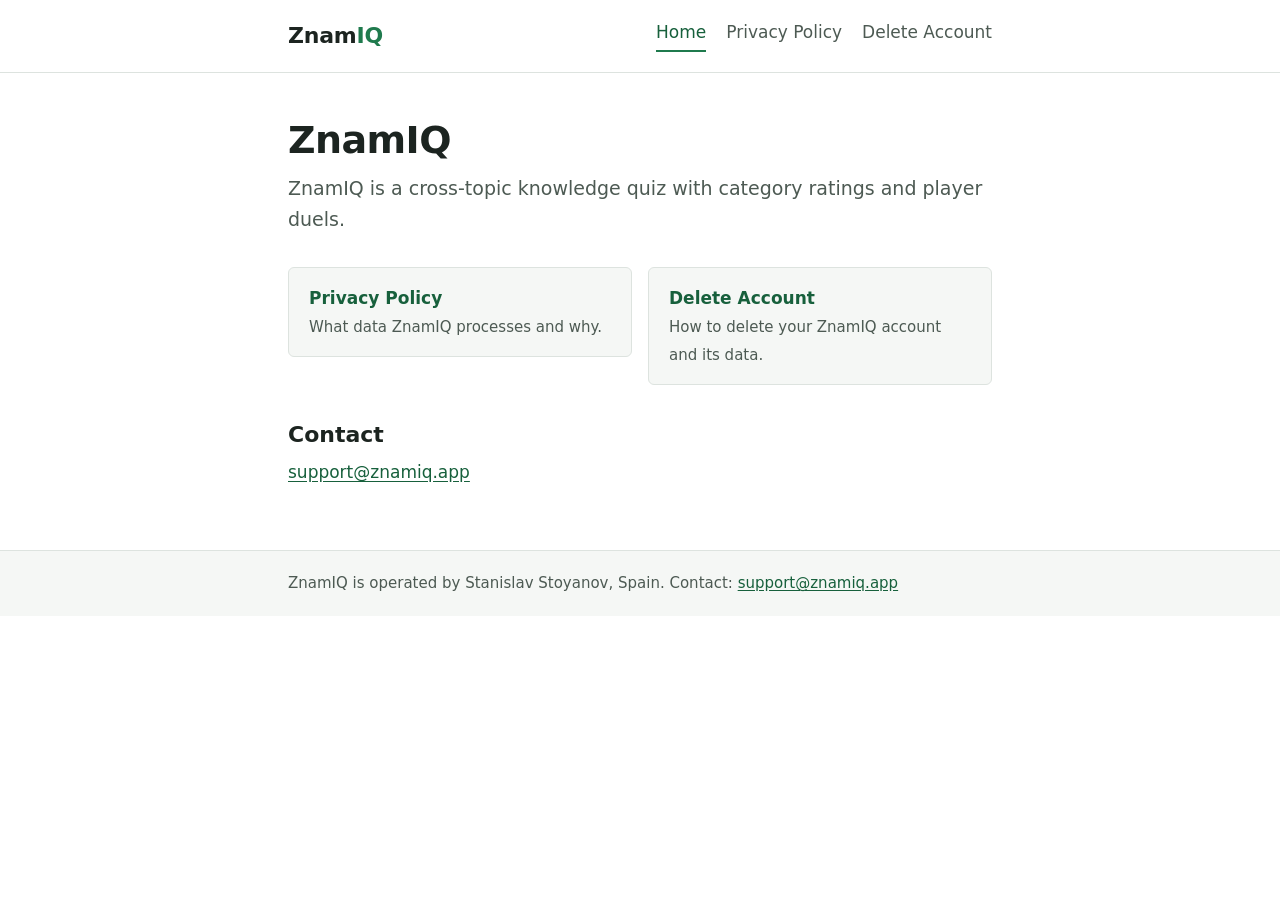
<file: index.html>
<!doctype html>
<html lang="en">
<head>
  <meta charset="utf-8">
  <meta name="viewport" content="width=device-width, initial-scale=1">
  <title>ZnamIQ</title>
  <meta name="description" content="ZnamIQ is a cross-topic knowledge quiz with category ratings and player duels.">
  <link rel="stylesheet" href="/assets/styles.css">
</head>
<body>
  <a class="skip-link" href="#main">Skip to content</a>
  <header class="site-header">
    <div class="wrap">
      <a class="brand" href="/">Znam<span>IQ</span></a>
      <nav class="site-nav" aria-label="Main">
        <ul>
          <li><a href="/" aria-current="page">Home</a></li>
          <li><a href="/privacy/">Privacy Policy</a></li>
          <li><a href="/delete-account/">Delete Account</a></li>
        </ul>
      </nav>
    </div>
  </header>

  <main id="main">
    <div class="wrap">
      <h1>ZnamIQ</h1>
      <p class="lead">ZnamIQ is a cross-topic knowledge quiz with category ratings and player duels.</p>

      <ul class="links">
        <li>
          <a href="/privacy/">
            <strong>Privacy Policy</strong>
            <span>What data ZnamIQ processes and why.</span>
          </a>
        </li>
        <li>
          <a href="/delete-account/">
            <strong>Delete Account</strong>
            <span>How to delete your ZnamIQ account and its data.</span>
          </a>
        </li>
      </ul>

      <h2>Contact</h2>
      <p><a href="mailto:support@znamiq.app">support@znamiq.app</a></p>
    </div>
  </main>

  <footer class="site-footer">
    <div class="wrap">
      <p>ZnamIQ is operated by Stanislav Stoyanov, Spain. Contact: <a href="mailto:support@znamiq.app">support@znamiq.app</a></p>
    </div>
  </footer>
</body>
</html>
</file>
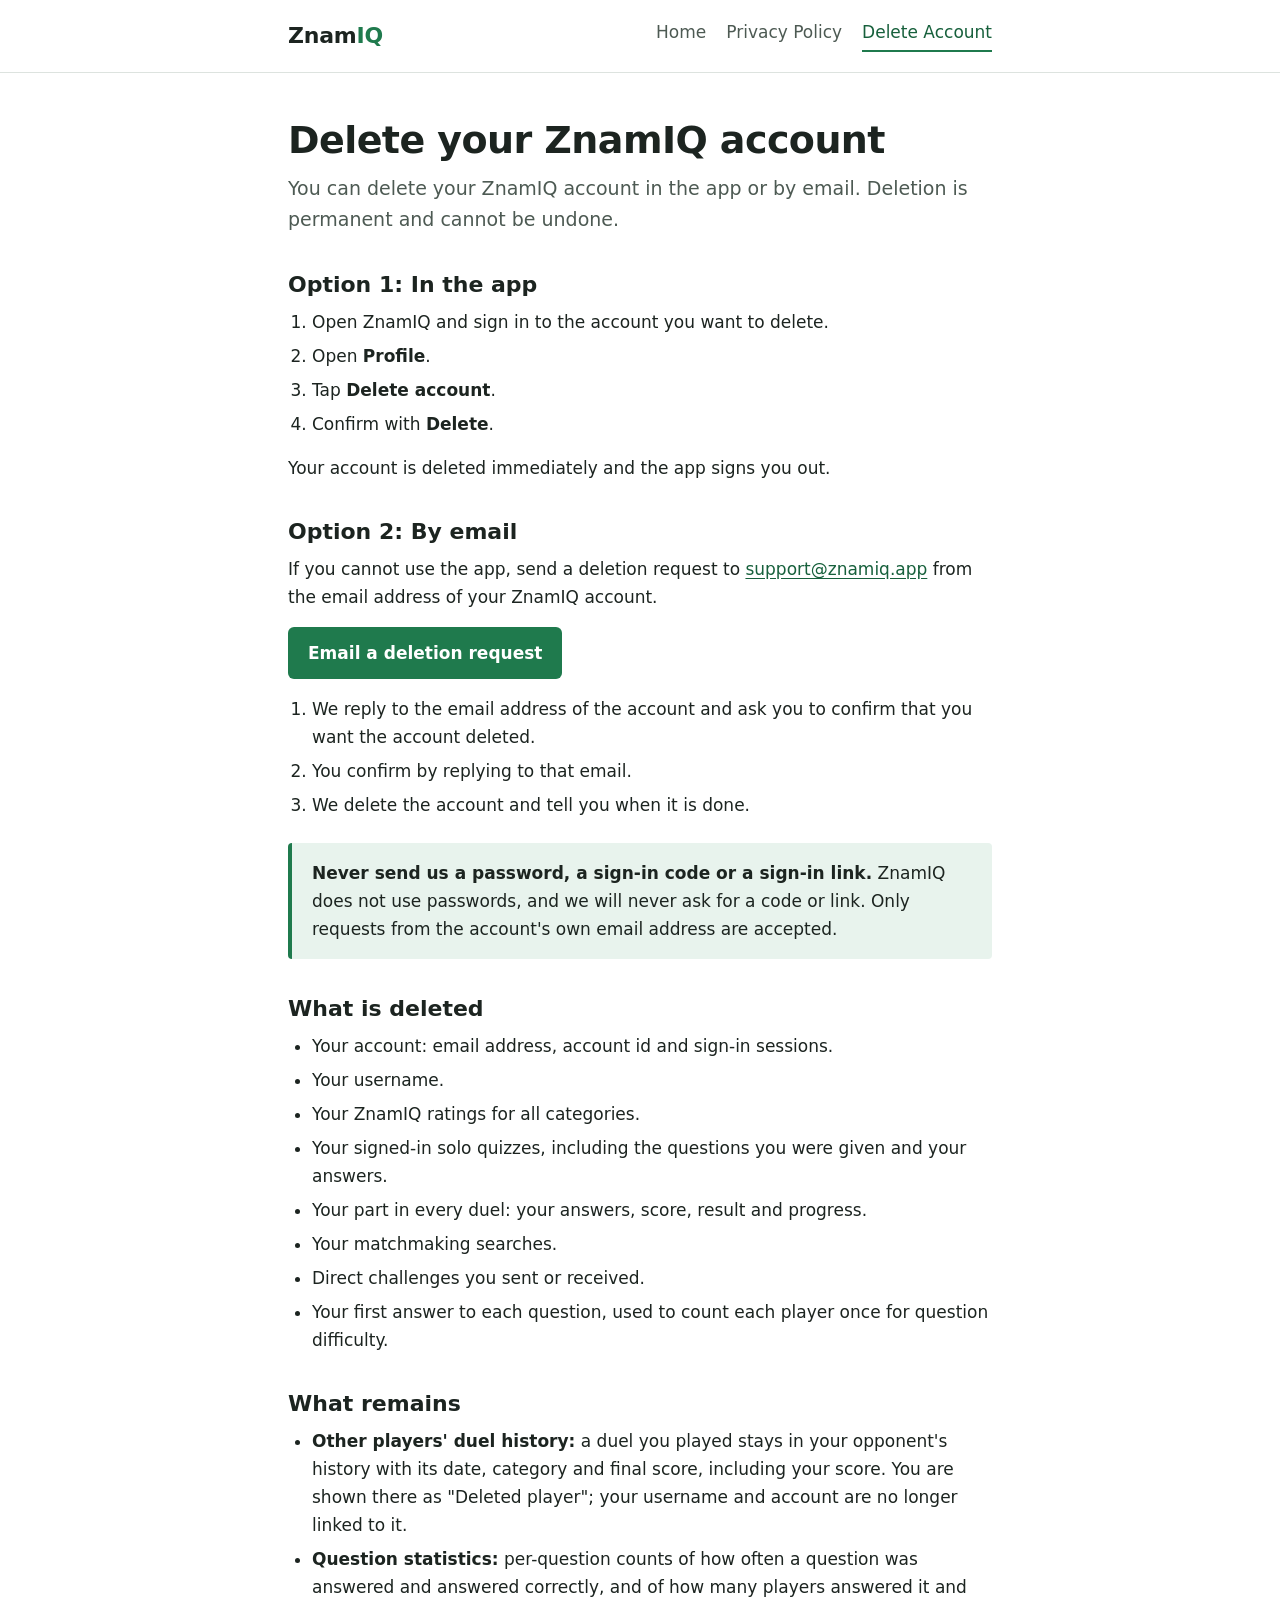
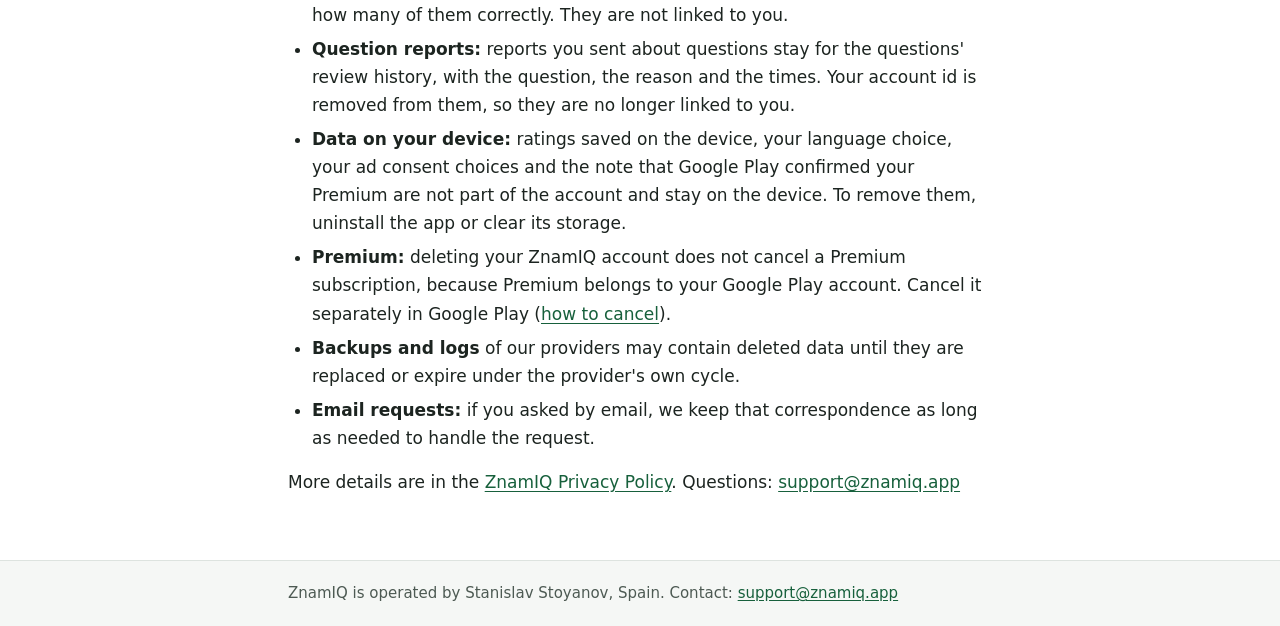
<file: delete-account/index.html>
<!doctype html>
<html lang="en">
<head>
  <meta charset="utf-8">
  <meta name="viewport" content="width=device-width, initial-scale=1">
  <title>Delete your ZnamIQ account</title>
  <meta name="description" content="How to delete your ZnamIQ account and the data that is deleted.">
  <link rel="stylesheet" href="/assets/styles.css">
</head>
<body>
  <a class="skip-link" href="#main">Skip to content</a>
  <header class="site-header">
    <div class="wrap">
      <a class="brand" href="/">Znam<span>IQ</span></a>
      <nav class="site-nav" aria-label="Main">
        <ul>
          <li><a href="/">Home</a></li>
          <li><a href="/privacy/">Privacy Policy</a></li>
          <li><a href="/delete-account/" aria-current="page">Delete Account</a></li>
        </ul>
      </nav>
    </div>
  </header>

  <main id="main">
    <div class="wrap">
      <article>
        <h1>Delete your ZnamIQ account</h1>
        <p class="lead">You can delete your ZnamIQ account in the app or by email. Deletion is permanent and cannot be undone.</p>

        <h2 id="in-app">Option 1: In the app</h2>
        <ol>
          <li>Open ZnamIQ and sign in to the account you want to delete.</li>
          <li>Open <strong>Profile</strong>.</li>
          <li>Tap <strong>Delete account</strong>.</li>
          <li>Confirm with <strong>Delete</strong>.</li>
        </ol>
        <p>Your account is deleted immediately and the app signs you out.</p>

        <h2 id="by-email">Option 2: By email</h2>
        <p>If you cannot use the app, send a deletion request to <a href="mailto:support@znamiq.app">support@znamiq.app</a> from the email address of your ZnamIQ account.</p>
        <p><a class="button" href="mailto:support@znamiq.app?subject=Delete%20my%20ZnamIQ%20account&amp;body=Please%20delete%20the%20ZnamIQ%20account%20for%20this%20email%20address.">Email a deletion request</a></p>
        <ol>
          <li>We reply to the email address of the account and ask you to confirm that you want the account deleted.</li>
          <li>You confirm by replying to that email.</li>
          <li>We delete the account and tell you when it is done.</li>
        </ol>
        <div class="note">
          <p><strong>Never send us a password, a sign-in code or a sign-in link.</strong> ZnamIQ does not use passwords, and we will never ask for a code or link. Only requests from the account's own email address are accepted.</p>
        </div>

        <h2 id="deleted">What is deleted</h2>
        <ul>
          <li>Your account: email address, account id and sign-in sessions.</li>
          <li>Your username.</li>
          <li>Your ZnamIQ ratings for all categories.</li>
          <li>Your signed-in solo quizzes, including the questions you were given and your answers.</li>
          <li>Your part in every duel: your answers, score, result and progress.</li>
          <li>Your matchmaking searches.</li>
          <li>Direct challenges you sent or received.</li>
          <li>Your first answer to each question, used to count each player once for question difficulty.</li>
        </ul>

        <h2 id="kept">What remains</h2>
        <ul>
          <li><strong>Other players' duel history:</strong> a duel you played stays in your opponent's history with its date, category and final score, including your score. You are shown there as "Deleted player"; your username and account are no longer linked to it.</li>
          <li><strong>Question statistics:</strong> per-question counts of how often a question was answered and answered correctly, and of how many players answered it and how many of them correctly. They are not linked to you.</li>
          <li><strong>Question reports:</strong> reports you sent about questions stay for the questions' review history, with the question, the reason and the times. Your account id is removed from them, so they are no longer linked to you.</li>
          <li><strong>Data on your device:</strong> ratings saved on the device, your language choice, your ad consent choices and the note that Google Play confirmed your Premium are not part of the account and stay on the device. To remove them, uninstall the app or clear its storage.</li>
          <li><strong>Premium:</strong> deleting your ZnamIQ account does not cancel a Premium subscription, because Premium belongs to your Google Play account. Cancel it separately in Google Play (<a href="https://support.google.com/googleplay/answer/7018481">how to cancel</a>).</li>
          <li><strong>Backups and logs</strong> of our providers may contain deleted data until they are replaced or expire under the provider's own cycle.</li>
          <li><strong>Email requests:</strong> if you asked by email, we keep that correspondence as long as needed to handle the request.</li>
        </ul>

        <p>More details are in the <a href="/privacy/">ZnamIQ Privacy Policy</a>. Questions: <a href="mailto:support@znamiq.app">support@znamiq.app</a></p>
      </article>
    </div>
  </main>

  <footer class="site-footer">
    <div class="wrap">
      <p>ZnamIQ is operated by Stanislav Stoyanov, Spain. Contact: <a href="mailto:support@znamiq.app">support@znamiq.app</a></p>
    </div>
  </footer>
</body>
</html>
</file>
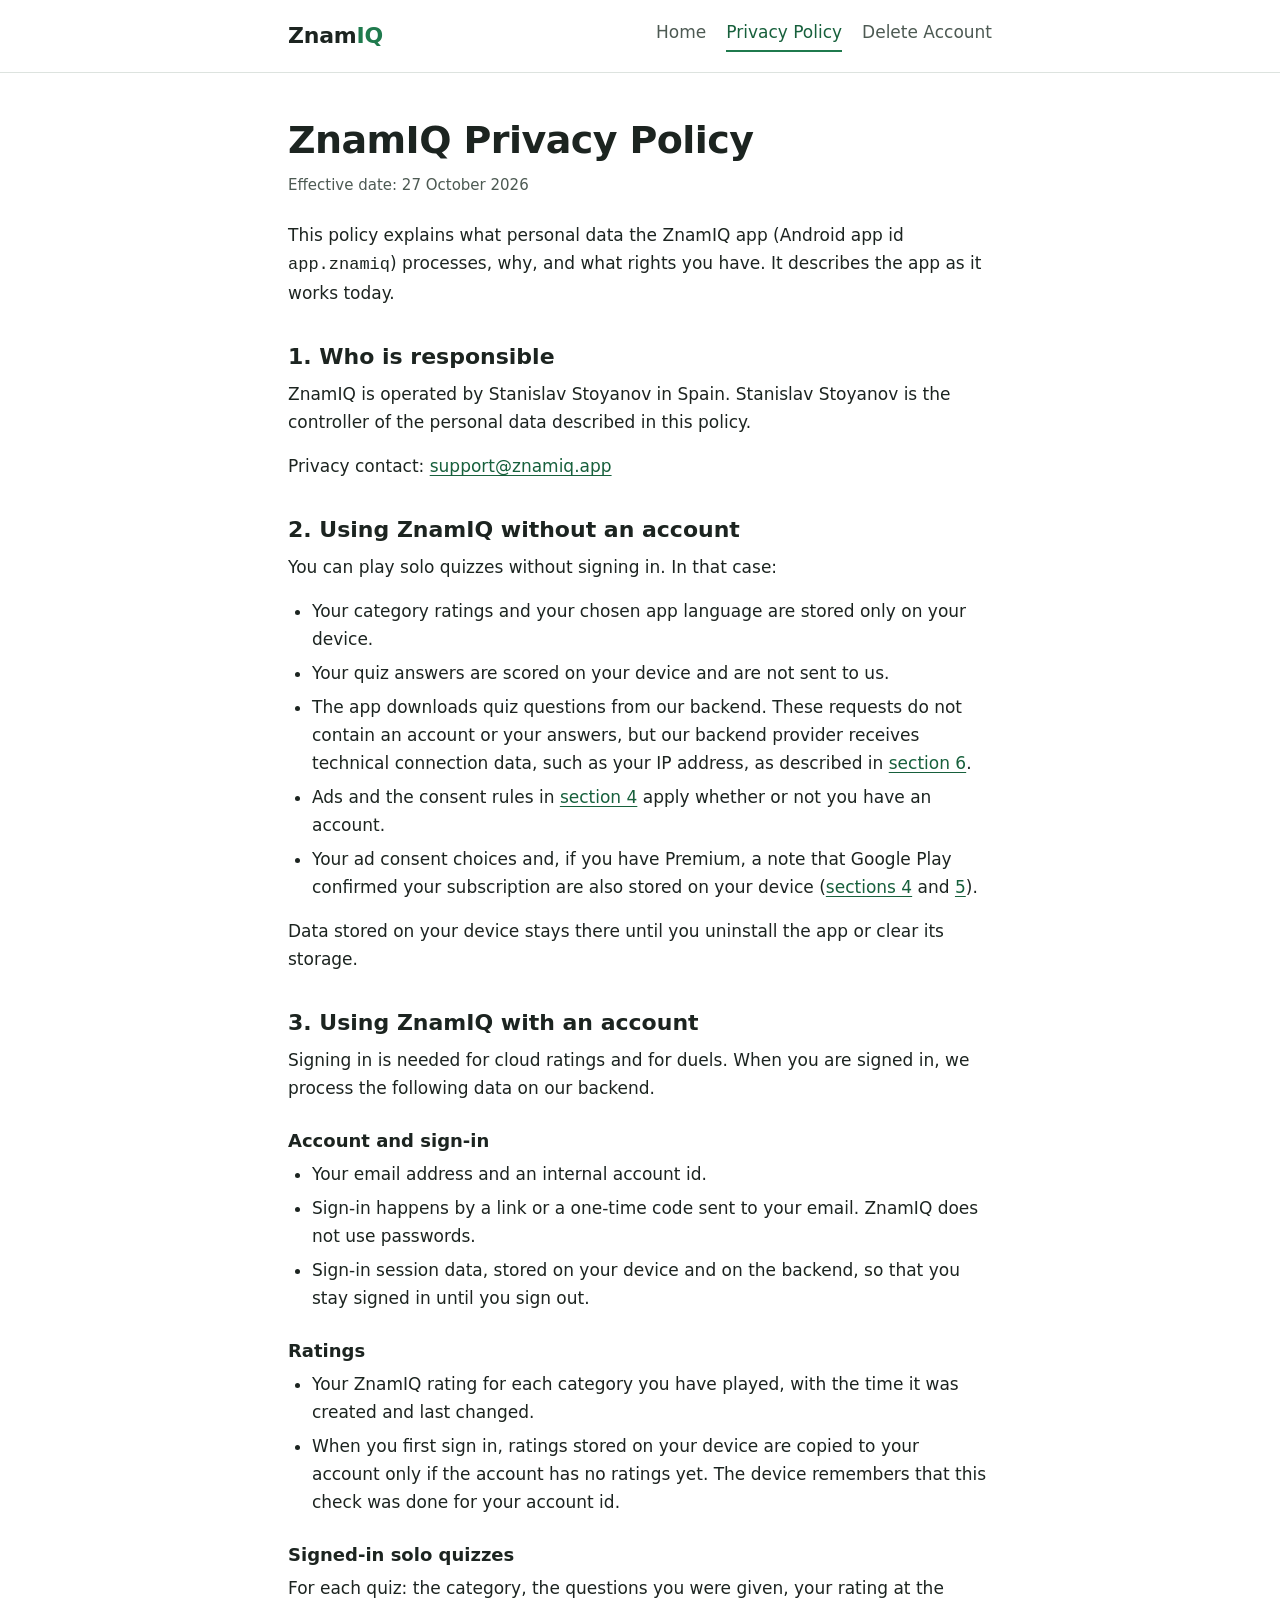
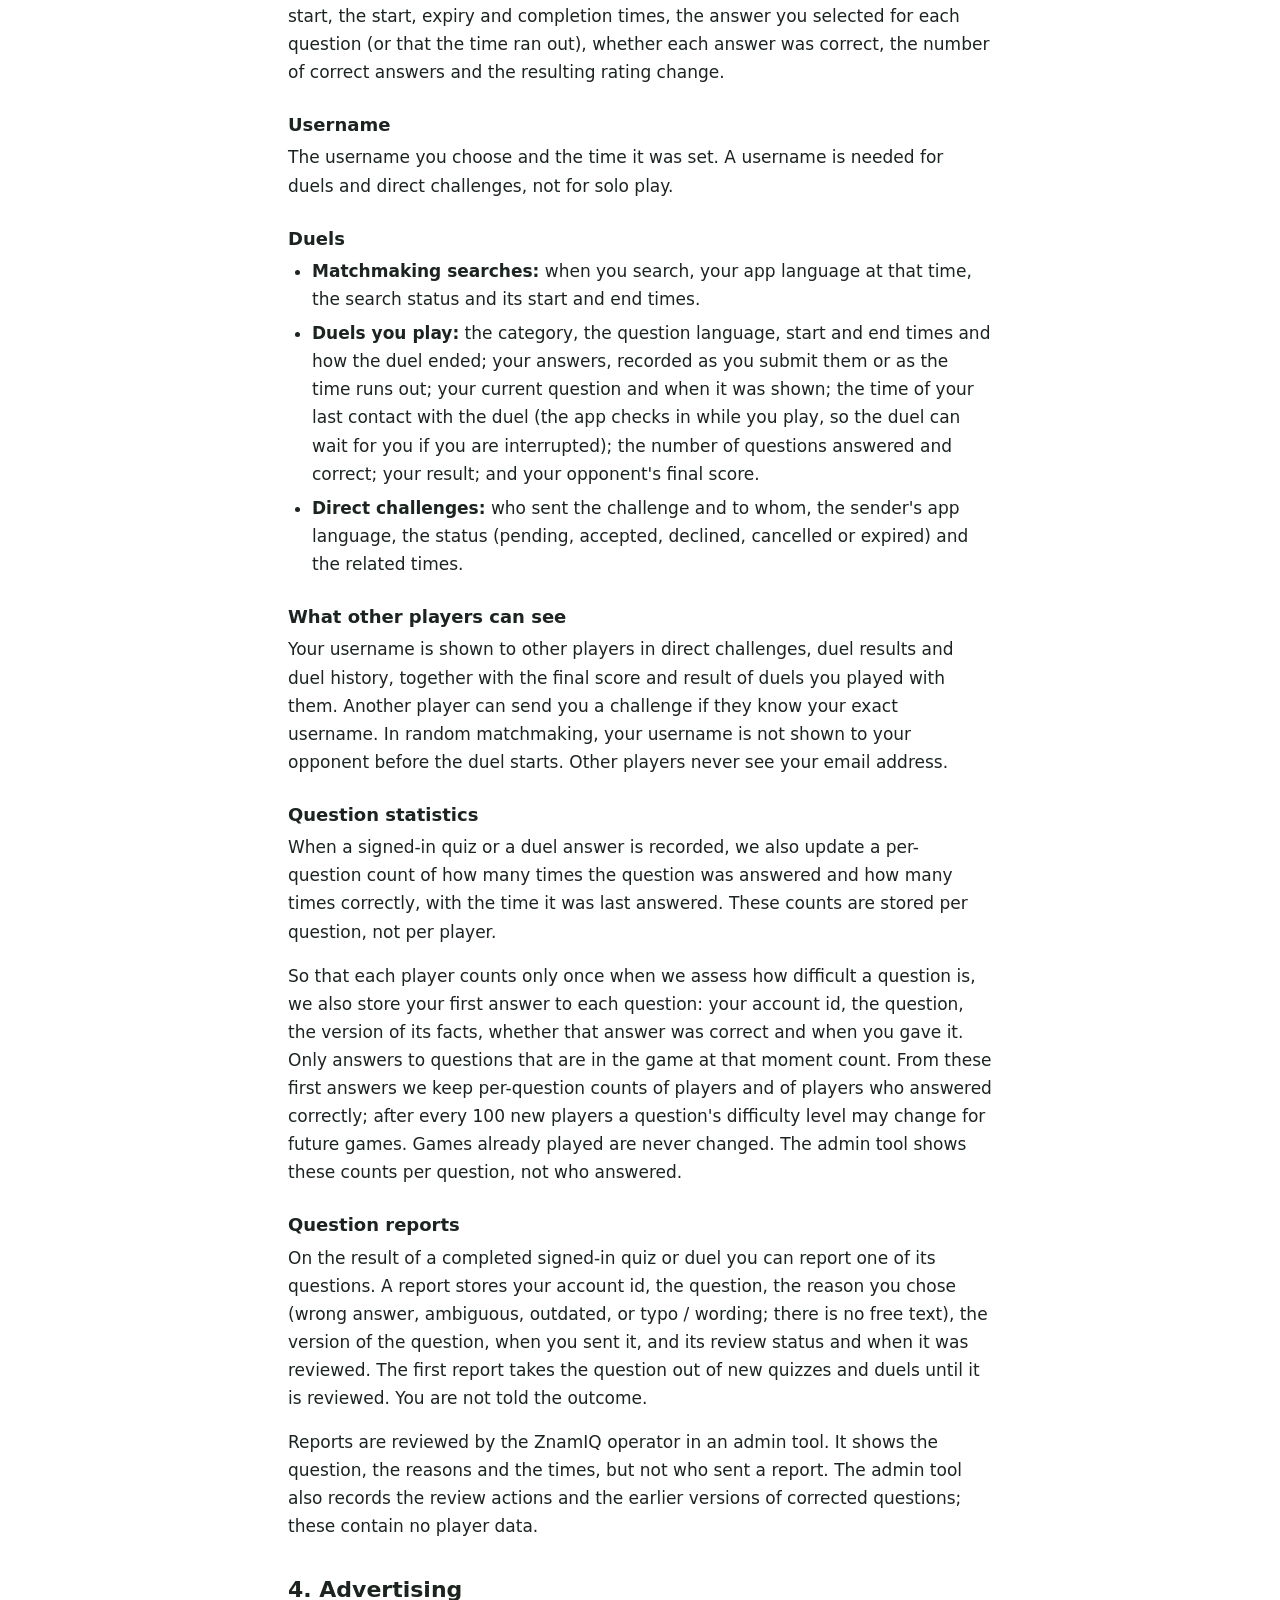
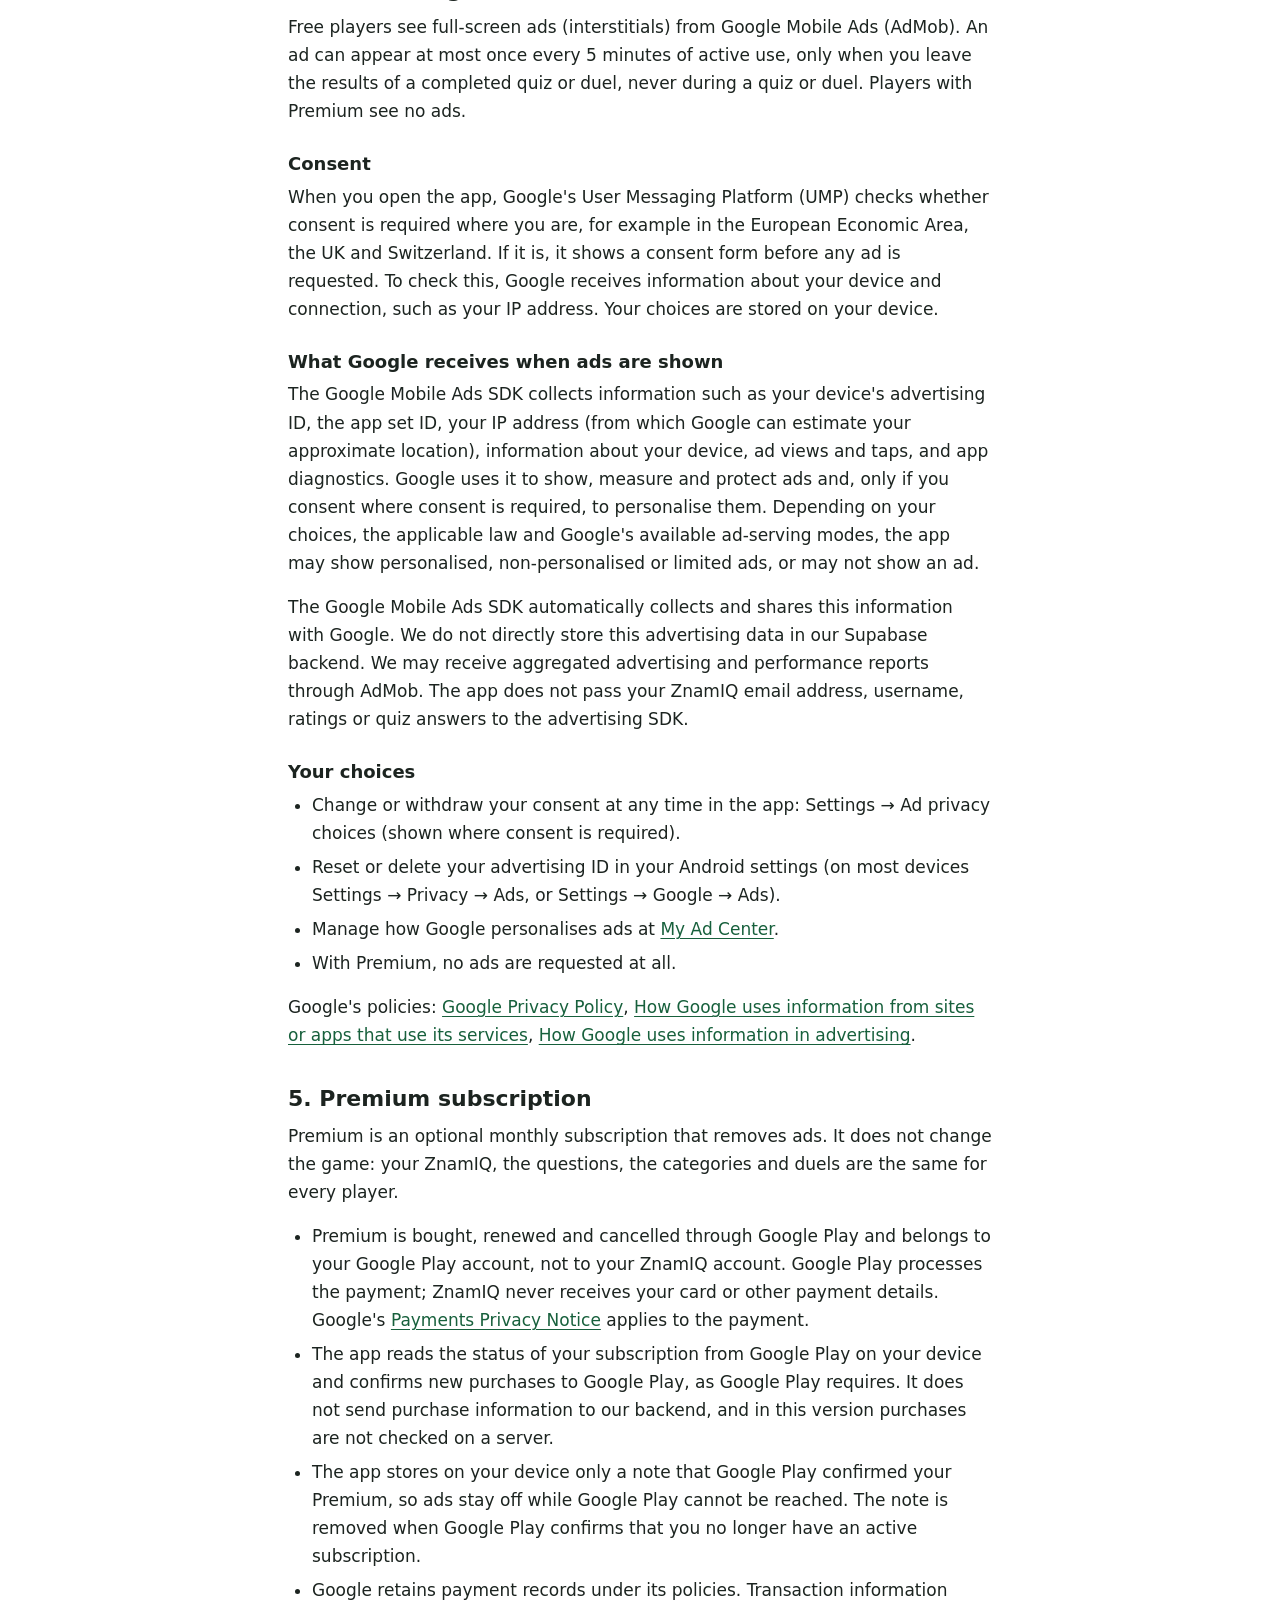
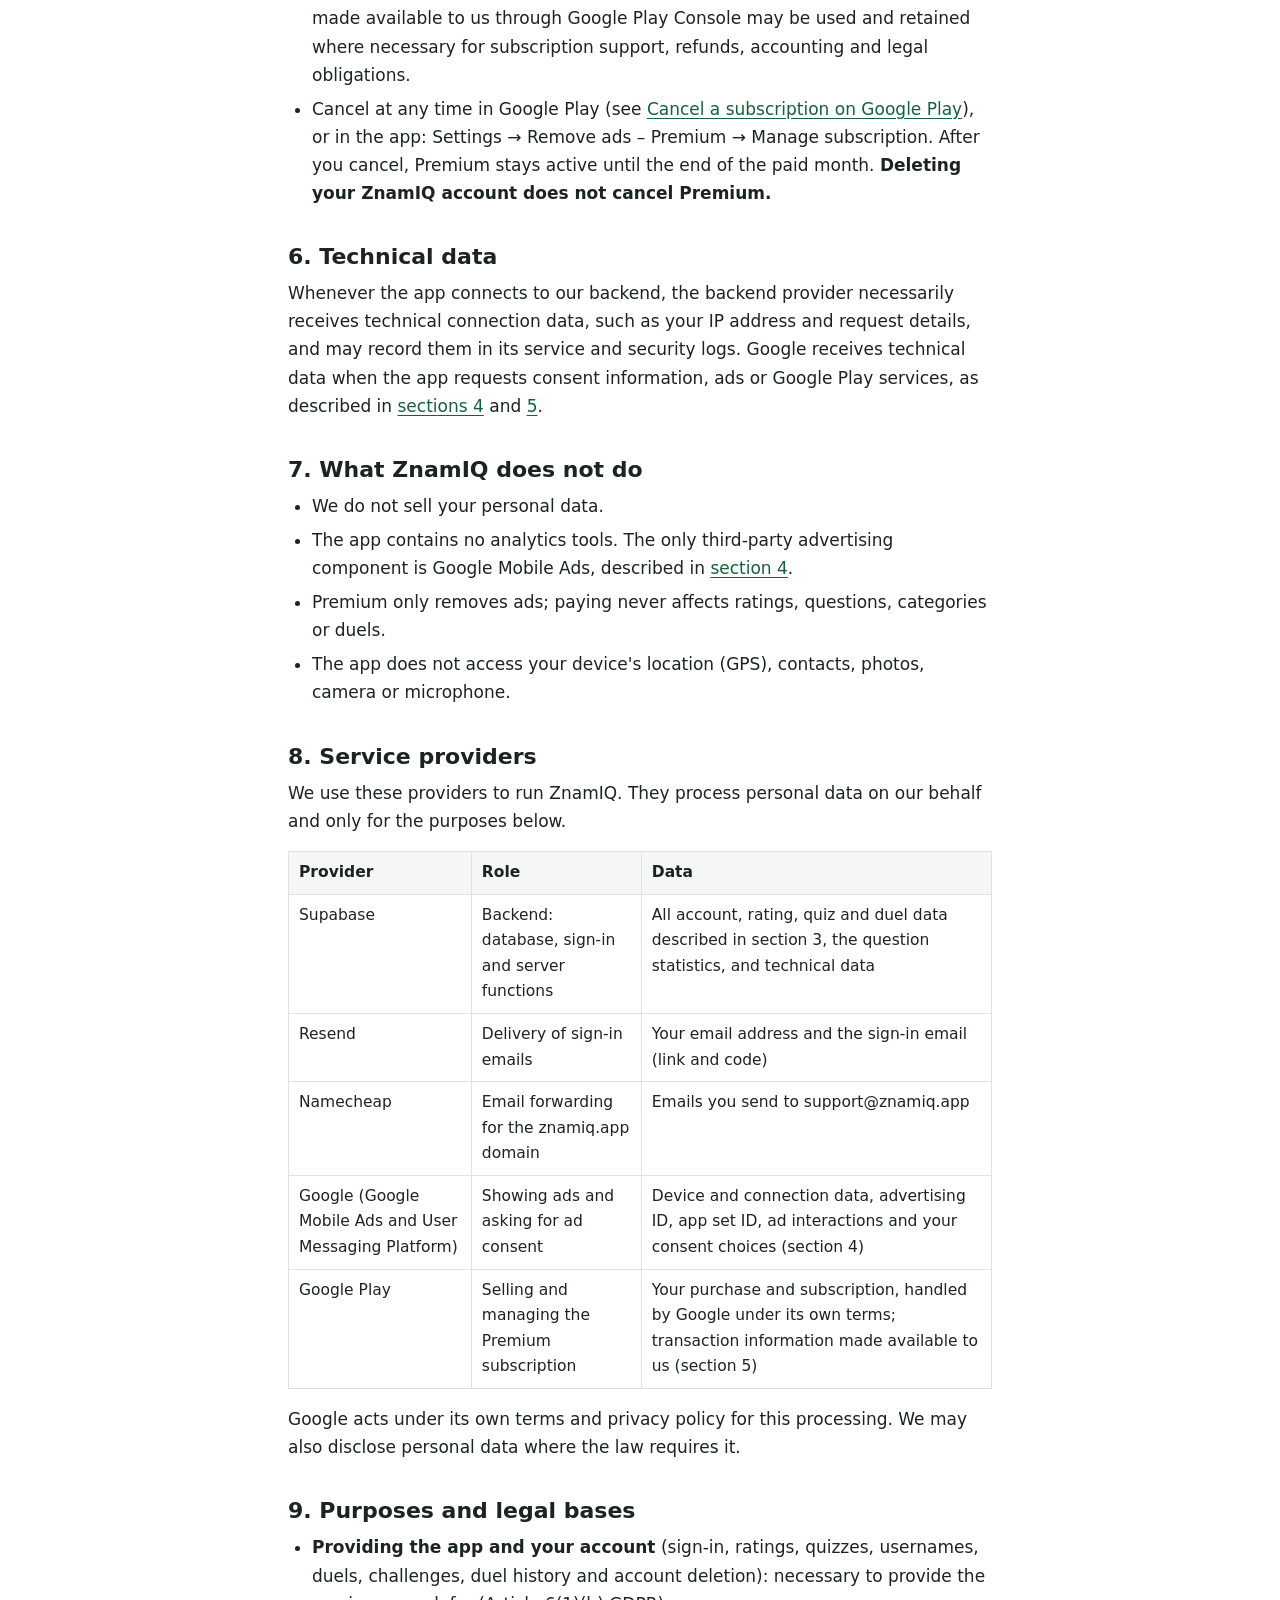
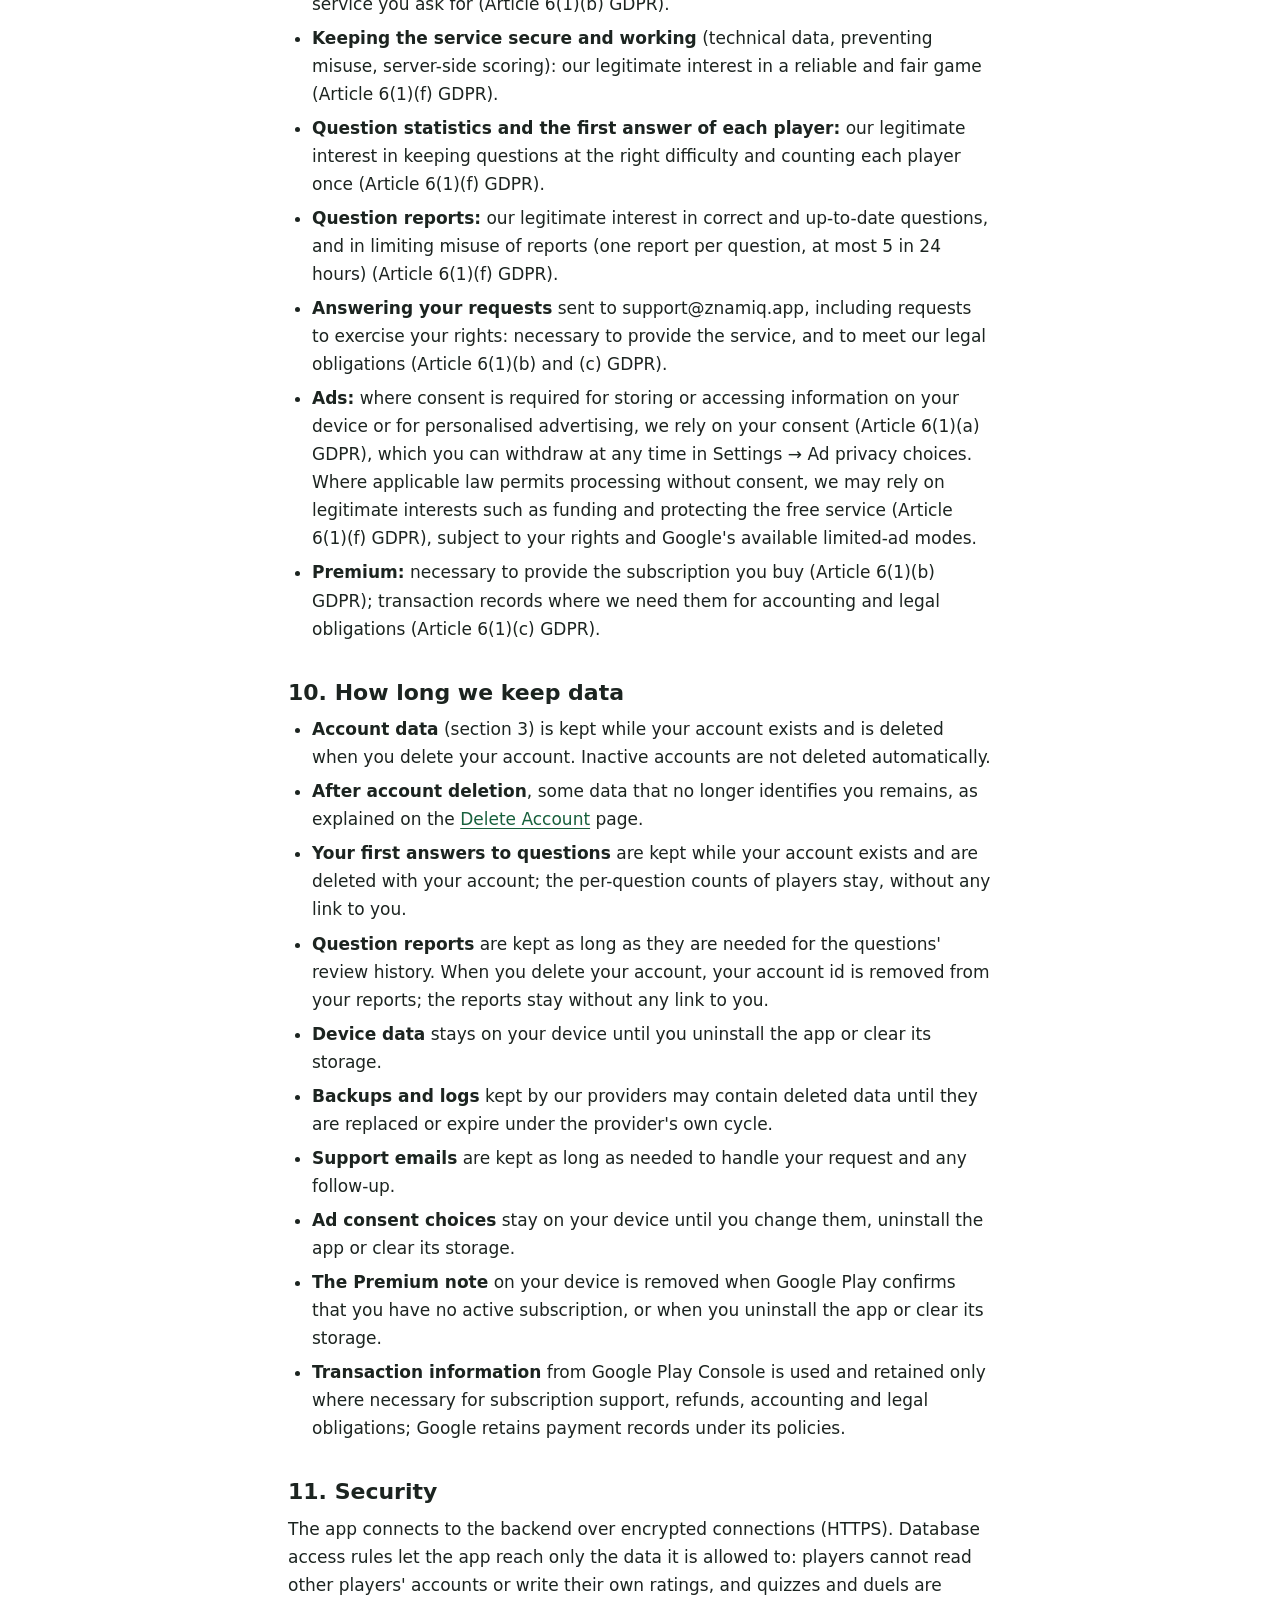
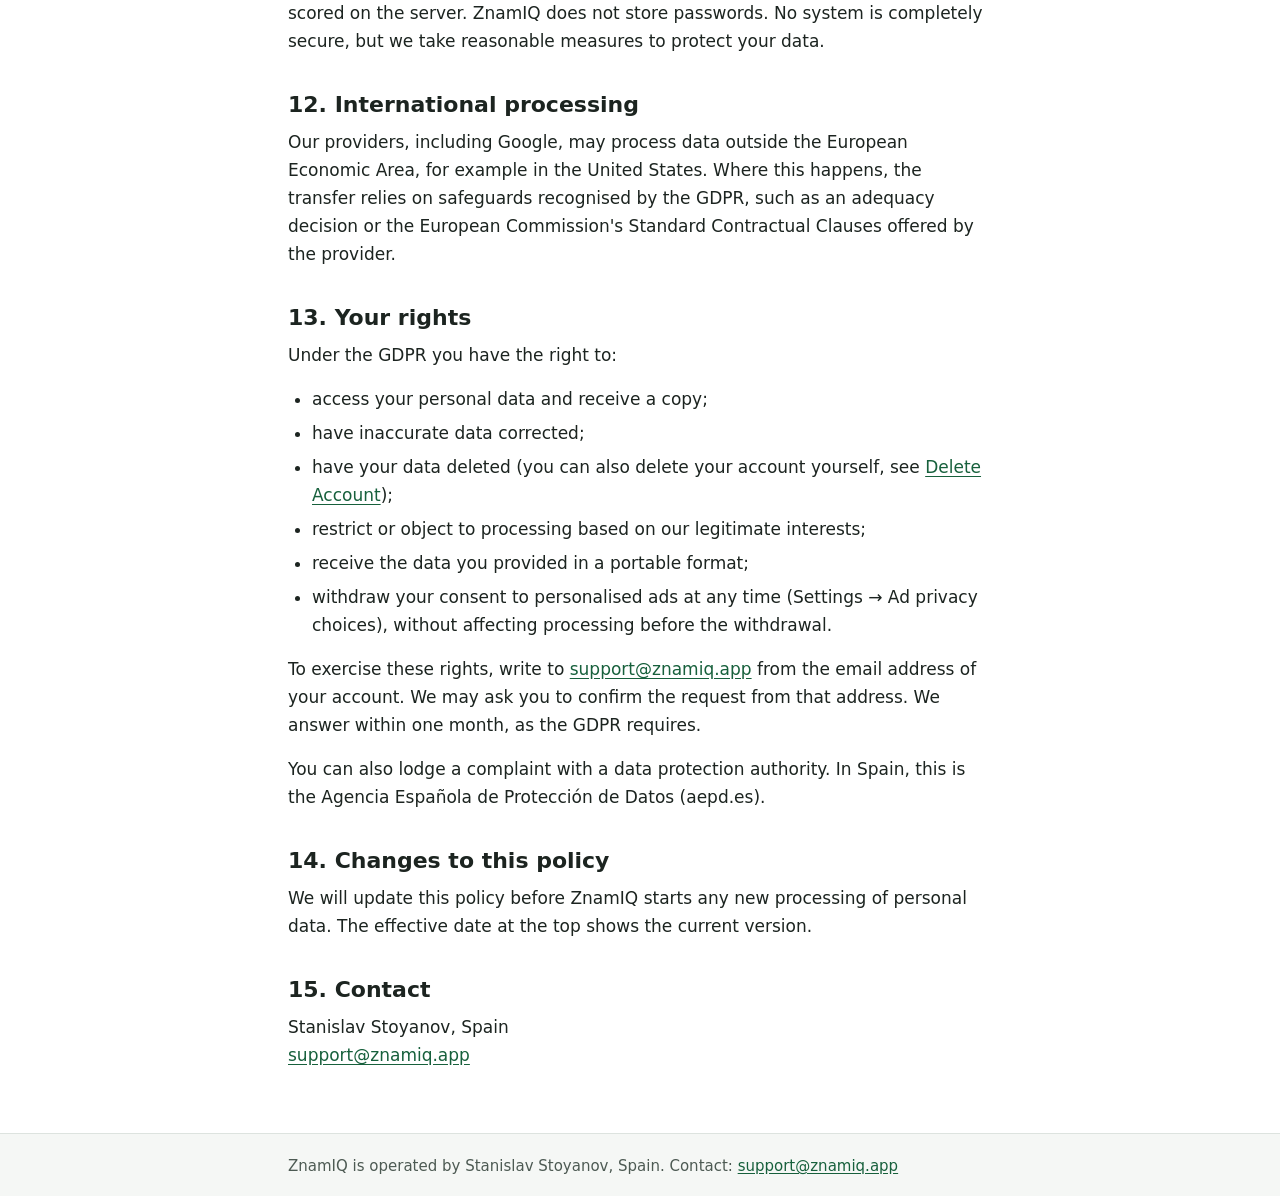
<file: privacy/index.html>
<!doctype html>
<html lang="en">
<head>
  <meta charset="utf-8">
  <meta name="viewport" content="width=device-width, initial-scale=1">
  <title>ZnamIQ Privacy Policy</title>
  <meta name="description" content="How the ZnamIQ app processes personal data.">
  <link rel="stylesheet" href="/assets/styles.css">
</head>
<body>
  <a class="skip-link" href="#main">Skip to content</a>
  <header class="site-header">
    <div class="wrap">
      <a class="brand" href="/">Znam<span>IQ</span></a>
      <nav class="site-nav" aria-label="Main">
        <ul>
          <li><a href="/">Home</a></li>
          <li><a href="/privacy/" aria-current="page">Privacy Policy</a></li>
          <li><a href="/delete-account/">Delete Account</a></li>
        </ul>
      </nav>
    </div>
  </header>

  <main id="main">
    <div class="wrap">
      <article>
        <h1>ZnamIQ Privacy Policy</h1>
        <p class="meta">Effective date: 27 October 2026</p>

        <p>This policy explains what personal data the ZnamIQ app (Android app id <code>app.znamiq</code>) processes, why, and what rights you have. It describes the app as it works today.</p>

        <h2 id="who">1. Who is responsible</h2>
        <p>ZnamIQ is operated by Stanislav Stoyanov in Spain. Stanislav Stoyanov is the controller of the personal data described in this policy.</p>
        <p>Privacy contact: <a href="mailto:support@znamiq.app">support@znamiq.app</a></p>

        <h2 id="without-account">2. Using ZnamIQ without an account</h2>
        <p>You can play solo quizzes without signing in. In that case:</p>
        <ul>
          <li>Your category ratings and your chosen app language are stored only on your device.</li>
          <li>Your quiz answers are scored on your device and are not sent to us.</li>
          <li>The app downloads quiz questions from our backend. These requests do not contain an account or your answers, but our backend provider receives technical connection data, such as your IP address, as described in <a href="#technical">section 6</a>.</li>
          <li>Ads and the consent rules in <a href="#ads">section 4</a> apply whether or not you have an account.</li>
          <li>Your ad consent choices and, if you have Premium, a note that Google Play confirmed your subscription are also stored on your device (<a href="#ads">sections 4</a> and <a href="#premium">5</a>).</li>
        </ul>
        <p>Data stored on your device stays there until you uninstall the app or clear its storage.</p>

        <h2 id="with-account">3. Using ZnamIQ with an account</h2>
        <p>Signing in is needed for cloud ratings and for duels. When you are signed in, we process the following data on our backend.</p>

        <h3>Account and sign-in</h3>
        <ul>
          <li>Your email address and an internal account id.</li>
          <li>Sign-in happens by a link or a one-time code sent to your email. ZnamIQ does not use passwords.</li>
          <li>Sign-in session data, stored on your device and on the backend, so that you stay signed in until you sign out.</li>
        </ul>

        <h3>Ratings</h3>
        <ul>
          <li>Your ZnamIQ rating for each category you have played, with the time it was created and last changed.</li>
          <li>When you first sign in, ratings stored on your device are copied to your account only if the account has no ratings yet. The device remembers that this check was done for your account id.</li>
        </ul>

        <h3>Signed-in solo quizzes</h3>
        <p>For each quiz: the category, the questions you were given, your rating at the start, the start, expiry and completion times, the answer you selected for each question (or that the time ran out), whether each answer was correct, the number of correct answers and the resulting rating change.</p>

        <h3>Username</h3>
        <p>The username you choose and the time it was set. A username is needed for duels and direct challenges, not for solo play.</p>

        <h3>Duels</h3>
        <ul>
          <li><strong>Matchmaking searches:</strong> when you search, your app language at that time, the search status and its start and end times.</li>
          <li><strong>Duels you play:</strong> the category, the question language, start and end times and how the duel ended; your answers, recorded as you submit them or as the time runs out; your current question and when it was shown; the time of your last contact with the duel (the app checks in while you play, so the duel can wait for you if you are interrupted); the number of questions answered and correct; your result; and your opponent's final score.</li>
          <li><strong>Direct challenges:</strong> who sent the challenge and to whom, the sender's app language, the status (pending, accepted, declined, cancelled or expired) and the related times.</li>
        </ul>

        <h3>What other players can see</h3>
        <p>Your username is shown to other players in direct challenges, duel results and duel history, together with the final score and result of duels you played with them. Another player can send you a challenge if they know your exact username. In random matchmaking, your username is not shown to your opponent before the duel starts. Other players never see your email address.</p>

        <h3>Question statistics</h3>
        <p>When a signed-in quiz or a duel answer is recorded, we also update a per-question count of how many times the question was answered and how many times correctly, with the time it was last answered. These counts are stored per question, not per player.</p>
        <p>So that each player counts only once when we assess how difficult a question is, we also store your first answer to each question: your account id, the question, the version of its facts, whether that answer was correct and when you gave it. Only answers to questions that are in the game at that moment count. From these first answers we keep per-question counts of players and of players who answered correctly; after every 100 new players a question's difficulty level may change for future games. Games already played are never changed. The admin tool shows these counts per question, not who answered.</p>

        <h3>Question reports</h3>
        <p>On the result of a completed signed-in quiz or duel you can report one of its questions. A report stores your account id, the question, the reason you chose (wrong answer, ambiguous, outdated, or typo / wording; there is no free text), the version of the question, when you sent it, and its review status and when it was reviewed. The first report takes the question out of new quizzes and duels until it is reviewed. You are not told the outcome.</p>
        <p>Reports are reviewed by the ZnamIQ operator in an admin tool. It shows the question, the reasons and the times, but not who sent a report. The admin tool also records the review actions and the earlier versions of corrected questions; these contain no player data.</p>

        <h2 id="ads">4. Advertising</h2>
        <p>Free players see full-screen ads (interstitials) from Google Mobile Ads (AdMob). An ad can appear at most once every 5 minutes of active use, only when you leave the results of a completed quiz or duel, never during a quiz or duel. Players with Premium see no ads.</p>

        <h3>Consent</h3>
        <p>When you open the app, Google's User Messaging Platform (UMP) checks whether consent is required where you are, for example in the European Economic Area, the UK and Switzerland. If it is, it shows a consent form before any ad is requested. To check this, Google receives information about your device and connection, such as your IP address. Your choices are stored on your device.</p>

        <h3>What Google receives when ads are shown</h3>
        <p>The Google Mobile Ads SDK collects information such as your device's advertising ID, the app set ID, your IP address (from which Google can estimate your approximate location), information about your device, ad views and taps, and app diagnostics. Google uses it to show, measure and protect ads and, only if you consent where consent is required, to personalise them. Depending on your choices, the applicable law and Google's available ad-serving modes, the app may show personalised, non-personalised or limited ads, or may not show an ad.</p>
        <p>The Google Mobile Ads SDK automatically collects and shares this information with Google. We do not directly store this advertising data in our Supabase backend. We may receive aggregated advertising and performance reports through AdMob. The app does not pass your ZnamIQ email address, username, ratings or quiz answers to the advertising SDK.</p>

        <h3>Your choices</h3>
        <ul>
          <li>Change or withdraw your consent at any time in the app: Settings → Ad privacy choices (shown where consent is required).</li>
          <li>Reset or delete your advertising ID in your Android settings (on most devices Settings → Privacy → Ads, or Settings → Google → Ads).</li>
          <li>Manage how Google personalises ads at <a href="https://myadcenter.google.com/">My Ad Center</a>.</li>
          <li>With Premium, no ads are requested at all.</li>
        </ul>
        <p>Google's policies: <a href="https://policies.google.com/privacy">Google Privacy Policy</a>, <a href="https://policies.google.com/technologies/partner-sites">How Google uses information from sites or apps that use its services</a>, <a href="https://policies.google.com/technologies/ads">How Google uses information in advertising</a>.</p>

        <h2 id="premium">5. Premium subscription</h2>
        <p>Premium is an optional monthly subscription that removes ads. It does not change the game: your ZnamIQ, the questions, the categories and duels are the same for every player.</p>
        <ul>
          <li>Premium is bought, renewed and cancelled through Google Play and belongs to your Google Play account, not to your ZnamIQ account. Google Play processes the payment; ZnamIQ never receives your card or other payment details. Google's <a href="https://payments.google.com/payments/apis-secure/get_legal_document?ldo=0&amp;ldt=privacynotice&amp;ldl=en">Payments Privacy Notice</a> applies to the payment.</li>
          <li>The app reads the status of your subscription from Google Play on your device and confirms new purchases to Google Play, as Google Play requires. It does not send purchase information to our backend, and in this version purchases are not checked on a server.</li>
          <li>The app stores on your device only a note that Google Play confirmed your Premium, so ads stay off while Google Play cannot be reached. The note is removed when Google Play confirms that you no longer have an active subscription.</li>
          <li>Google retains payment records under its policies. Transaction information made available to us through Google Play Console may be used and retained where necessary for subscription support, refunds, accounting and legal obligations.</li>
          <li>Cancel at any time in Google Play (see <a href="https://support.google.com/googleplay/answer/7018481">Cancel a subscription on Google Play</a>), or in the app: Settings → Remove ads – Premium → Manage subscription. After you cancel, Premium stays active until the end of the paid month. <strong>Deleting your ZnamIQ account does not cancel Premium.</strong></li>
        </ul>

        <h2 id="technical">6. Technical data</h2>
        <p>Whenever the app connects to our backend, the backend provider necessarily receives technical connection data, such as your IP address and request details, and may record them in its service and security logs. Google receives technical data when the app requests consent information, ads or Google Play services, as described in <a href="#ads">sections 4</a> and <a href="#premium">5</a>.</p>

        <h2 id="not-used">7. What ZnamIQ does not do</h2>
        <ul>
          <li>We do not sell your personal data.</li>
          <li>The app contains no analytics tools. The only third-party advertising component is Google Mobile Ads, described in <a href="#ads">section 4</a>.</li>
          <li>Premium only removes ads; paying never affects ratings, questions, categories or duels.</li>
          <li>The app does not access your device's location (GPS), contacts, photos, camera or microphone.</li>
        </ul>

        <h2 id="providers">8. Service providers</h2>
        <p>We use these providers to run ZnamIQ. They process personal data on our behalf and only for the purposes below.</p>
        <div class="table-scroll">
          <table>
            <thead>
              <tr><th scope="col">Provider</th><th scope="col">Role</th><th scope="col">Data</th></tr>
            </thead>
            <tbody>
              <tr>
                <td>Supabase</td>
                <td>Backend: database, sign-in and server functions</td>
                <td>All account, rating, quiz and duel data described in section 3, the question statistics, and technical data</td>
              </tr>
              <tr>
                <td>Resend</td>
                <td>Delivery of sign-in emails</td>
                <td>Your email address and the sign-in email (link and code)</td>
              </tr>
              <tr>
                <td>Namecheap</td>
                <td>Email forwarding for the znamiq.app domain</td>
                <td>Emails you send to support@znamiq.app</td>
              </tr>
              <tr>
                <td>Google (Google Mobile Ads and User Messaging Platform)</td>
                <td>Showing ads and asking for ad consent</td>
                <td>Device and connection data, advertising ID, app set ID, ad interactions and your consent choices (section 4)</td>
              </tr>
              <tr>
                <td>Google Play</td>
                <td>Selling and managing the Premium subscription</td>
                <td>Your purchase and subscription, handled by Google under its own terms; transaction information made available to us (section 5)</td>
              </tr>
            </tbody>
          </table>
        </div>
        <p>Google acts under its own terms and privacy policy for this processing. We may also disclose personal data where the law requires it.</p>

        <h2 id="purposes">9. Purposes and legal bases</h2>
        <ul>
          <li><strong>Providing the app and your account</strong> (sign-in, ratings, quizzes, usernames, duels, challenges, duel history and account deletion): necessary to provide the service you ask for (Article 6(1)(b) GDPR).</li>
          <li><strong>Keeping the service secure and working</strong> (technical data, preventing misuse, server-side scoring): our legitimate interest in a reliable and fair game (Article 6(1)(f) GDPR).</li>
          <li><strong>Question statistics and the first answer of each player:</strong> our legitimate interest in keeping questions at the right difficulty and counting each player once (Article 6(1)(f) GDPR).</li>
          <li><strong>Question reports:</strong> our legitimate interest in correct and up-to-date questions, and in limiting misuse of reports (one report per question, at most 5 in 24 hours) (Article 6(1)(f) GDPR).</li>
          <li><strong>Answering your requests</strong> sent to support@znamiq.app, including requests to exercise your rights: necessary to provide the service, and to meet our legal obligations (Article 6(1)(b) and (c) GDPR).</li>
          <li><strong>Ads:</strong> where consent is required for storing or accessing information on your device or for personalised advertising, we rely on your consent (Article 6(1)(a) GDPR), which you can withdraw at any time in Settings → Ad privacy choices. Where applicable law permits processing without consent, we may rely on legitimate interests such as funding and protecting the free service (Article 6(1)(f) GDPR), subject to your rights and Google's available limited-ad modes.</li>
          <li><strong>Premium:</strong> necessary to provide the subscription you buy (Article 6(1)(b) GDPR); transaction records where we need them for accounting and legal obligations (Article 6(1)(c) GDPR).</li>
        </ul>

        <h2 id="retention">10. How long we keep data</h2>
        <ul>
          <li><strong>Account data</strong> (section 3) is kept while your account exists and is deleted when you delete your account. Inactive accounts are not deleted automatically.</li>
          <li><strong>After account deletion</strong>, some data that no longer identifies you remains, as explained on the <a href="/delete-account/">Delete Account</a> page.</li>
          <li><strong>Your first answers to questions</strong> are kept while your account exists and are deleted with your account; the per-question counts of players stay, without any link to you.</li>
          <li><strong>Question reports</strong> are kept as long as they are needed for the questions' review history. When you delete your account, your account id is removed from your reports; the reports stay without any link to you.</li>
          <li><strong>Device data</strong> stays on your device until you uninstall the app or clear its storage.</li>
          <li><strong>Backups and logs</strong> kept by our providers may contain deleted data until they are replaced or expire under the provider's own cycle.</li>
          <li><strong>Support emails</strong> are kept as long as needed to handle your request and any follow-up.</li>
          <li><strong>Ad consent choices</strong> stay on your device until you change them, uninstall the app or clear its storage.</li>
          <li><strong>The Premium note</strong> on your device is removed when Google Play confirms that you have no active subscription, or when you uninstall the app or clear its storage.</li>
          <li><strong>Transaction information</strong> from Google Play Console is used and retained only where necessary for subscription support, refunds, accounting and legal obligations; Google retains payment records under its policies.</li>
        </ul>

        <h2 id="security">11. Security</h2>
        <p>The app connects to the backend over encrypted connections (HTTPS). Database access rules let the app reach only the data it is allowed to: players cannot read other players' accounts or write their own ratings, and quizzes and duels are scored on the server. ZnamIQ does not store passwords. No system is completely secure, but we take reasonable measures to protect your data.</p>

        <h2 id="transfers">12. International processing</h2>
        <p>Our providers, including Google, may process data outside the European Economic Area, for example in the United States. Where this happens, the transfer relies on safeguards recognised by the GDPR, such as an adequacy decision or the European Commission's Standard Contractual Clauses offered by the provider.</p>

        <h2 id="rights">13. Your rights</h2>
        <p>Under the GDPR you have the right to:</p>
        <ul>
          <li>access your personal data and receive a copy;</li>
          <li>have inaccurate data corrected;</li>
          <li>have your data deleted (you can also delete your account yourself, see <a href="/delete-account/">Delete Account</a>);</li>
          <li>restrict or object to processing based on our legitimate interests;</li>
          <li>receive the data you provided in a portable format;</li>
          <li>withdraw your consent to personalised ads at any time (Settings → Ad privacy choices), without affecting processing before the withdrawal.</li>
        </ul>
        <p>To exercise these rights, write to <a href="mailto:support@znamiq.app">support@znamiq.app</a> from the email address of your account. We may ask you to confirm the request from that address. We answer within one month, as the GDPR requires.</p>
        <p>You can also lodge a complaint with a data protection authority. In Spain, this is the Agencia Española de Protección de Datos (aepd.es).</p>

        <h2 id="changes">14. Changes to this policy</h2>
        <p>We will update this policy before ZnamIQ starts any new processing of personal data. The effective date at the top shows the current version.</p>

        <h2 id="contact">15. Contact</h2>
        <p>Stanislav Stoyanov, Spain<br>
        <a href="mailto:support@znamiq.app">support@znamiq.app</a></p>
      </article>
    </div>
  </main>

  <footer class="site-footer">
    <div class="wrap">
      <p>ZnamIQ is operated by Stanislav Stoyanov, Spain. Contact: <a href="mailto:support@znamiq.app">support@znamiq.app</a></p>
    </div>
  </footer>
</body>
</html>
</file>
<file: assets/styles.css>
/* ZnamIQ legal pages. System fonts only; no external requests. */

:root {
  --bg: #ffffff;
  --surface: #f5f7f5;
  --text: #1c2420;
  --muted: #4d5a53;
  --border: #dde3df;
  --accent: #1f7a4d;
  --accent-dark: #17603c;
  --accent-soft: #e8f3ed;
  --focus: #0b5cad;
}

*,
*::before,
*::after {
  box-sizing: border-box;
}

html {
  -webkit-text-size-adjust: 100%;
  text-size-adjust: 100%;
}

body {
  margin: 0;
  background: var(--bg);
  color: var(--text);
  font-family: system-ui, -apple-system, "Segoe UI", Roboto, "Helvetica Neue", Arial, sans-serif;
  font-size: 1.0625rem;
  line-height: 1.65;
}

.skip-link {
  position: absolute;
  left: -9999px;
  top: 0;
  padding: 0.5rem 1rem;
  background: var(--text);
  color: #ffffff;
}

.skip-link:focus {
  left: 1rem;
  top: 1rem;
  z-index: 10;
}

.wrap {
  max-width: 46rem;
  margin: 0 auto;
  padding: 0 1rem;
}

/* Header and navigation */

.site-header {
  border-bottom: 1px solid var(--border);
  background: var(--bg);
}

.site-header .wrap {
  display: flex;
  flex-wrap: wrap;
  align-items: center;
  justify-content: space-between;
  gap: 0.5rem 1.5rem;
  padding-top: 0.875rem;
  padding-bottom: 0.875rem;
}

.brand {
  font-size: 1.375rem;
  font-weight: 700;
  letter-spacing: -0.01em;
  color: var(--text);
  text-decoration: none;
}

.brand span {
  color: var(--accent);
}

.site-nav ul {
  display: flex;
  flex-wrap: wrap;
  gap: 0.25rem 1.25rem;
  margin: 0;
  padding: 0;
  list-style: none;
}

.site-nav a {
  display: inline-block;
  padding: 0.25rem 0;
  color: var(--muted);
  text-decoration: none;
  font-weight: 500;
}

.site-nav a:hover {
  color: var(--accent-dark);
  text-decoration: underline;
}

.site-nav a[aria-current="page"] {
  color: var(--accent-dark);
  border-bottom: 2px solid var(--accent);
}

/* Main content */

main {
  padding: 2rem 0 3rem;
}

h1 {
  margin: 0 0 0.5rem;
  font-size: 2rem;
  line-height: 1.25;
  letter-spacing: -0.015em;
}

h2 {
  margin: 2.25rem 0 0.5rem;
  font-size: 1.375rem;
  line-height: 1.3;
}

h3 {
  margin: 1.5rem 0 0.25rem;
  font-size: 1.125rem;
}

p,
ul,
ol {
  margin: 0 0 1rem;
}

ul,
ol {
  padding-left: 1.5rem;
}

li {
  margin-bottom: 0.375rem;
}

a {
  color: var(--accent-dark);
  text-underline-offset: 0.15em;
}

a:hover {
  color: var(--text);
}

a:focus-visible,
.button:focus-visible {
  outline: 3px solid var(--focus);
  outline-offset: 2px;
  border-radius: 2px;
}

.lead {
  font-size: 1.1875rem;
  color: var(--muted);
}

.meta {
  margin-bottom: 1.5rem;
  color: var(--muted);
  font-size: 0.9375rem;
}

.note {
  margin: 1.5rem 0;
  padding: 1rem 1.25rem;
  background: var(--accent-soft);
  border-left: 4px solid var(--accent);
  border-radius: 4px;
}

.note p:last-child {
  margin-bottom: 0;
}

.links {
  display: grid;
  gap: 1rem;
  margin: 2rem 0;
  padding: 0;
  list-style: none;
}

.links li {
  margin: 0;
}

.links a {
  display: block;
  padding: 1rem 1.25rem;
  background: var(--surface);
  border: 1px solid var(--border);
  border-radius: 6px;
  color: var(--text);
  text-decoration: none;
}

.links a:hover {
  border-color: var(--accent);
}

.links strong {
  display: block;
  color: var(--accent-dark);
}

.links span {
  color: var(--muted);
  font-size: 0.9375rem;
}

.button {
  display: inline-block;
  padding: 0.75rem 1.25rem;
  background: var(--accent);
  color: #ffffff;
  border-radius: 6px;
  font-weight: 600;
  text-decoration: none;
}

.button:hover {
  background: var(--accent-dark);
  color: #ffffff;
}

table {
  width: 100%;
  margin: 0 0 1rem;
  border-collapse: collapse;
  font-size: 0.9688rem;
}

th,
td {
  padding: 0.5rem 0.625rem;
  border: 1px solid var(--border);
  text-align: left;
  vertical-align: top;
}

th {
  background: var(--surface);
}

.table-scroll {
  overflow-x: auto;
}

/* Footer */

.site-footer {
  border-top: 1px solid var(--border);
  background: var(--surface);
  color: var(--muted);
  font-size: 0.9375rem;
}

.site-footer .wrap {
  padding-top: 1.25rem;
  padding-bottom: 1.25rem;
}

.site-footer p {
  margin: 0;
}

@media (min-width: 40rem) {
  main {
    padding-top: 2.75rem;
  }

  h1 {
    font-size: 2.375rem;
  }

  .links {
    grid-template-columns: 1fr 1fr;
  }
}
</file>
